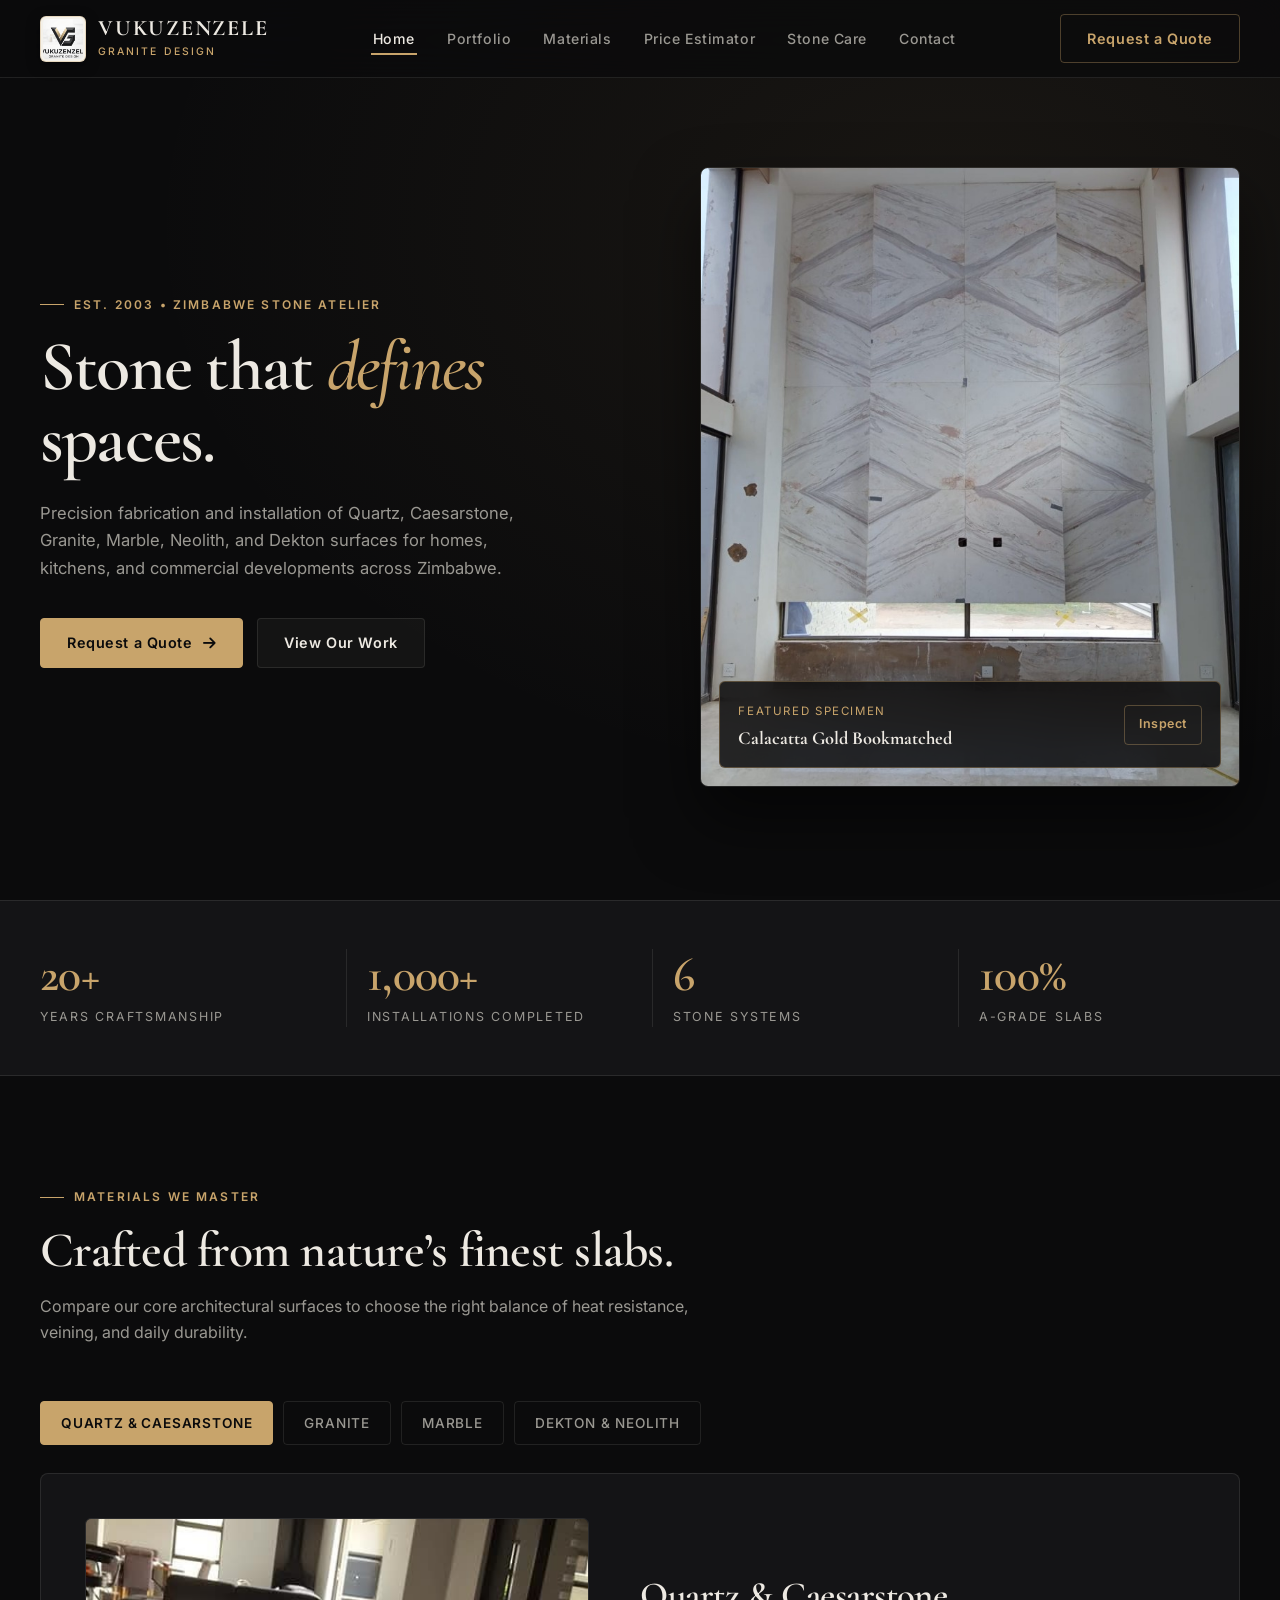
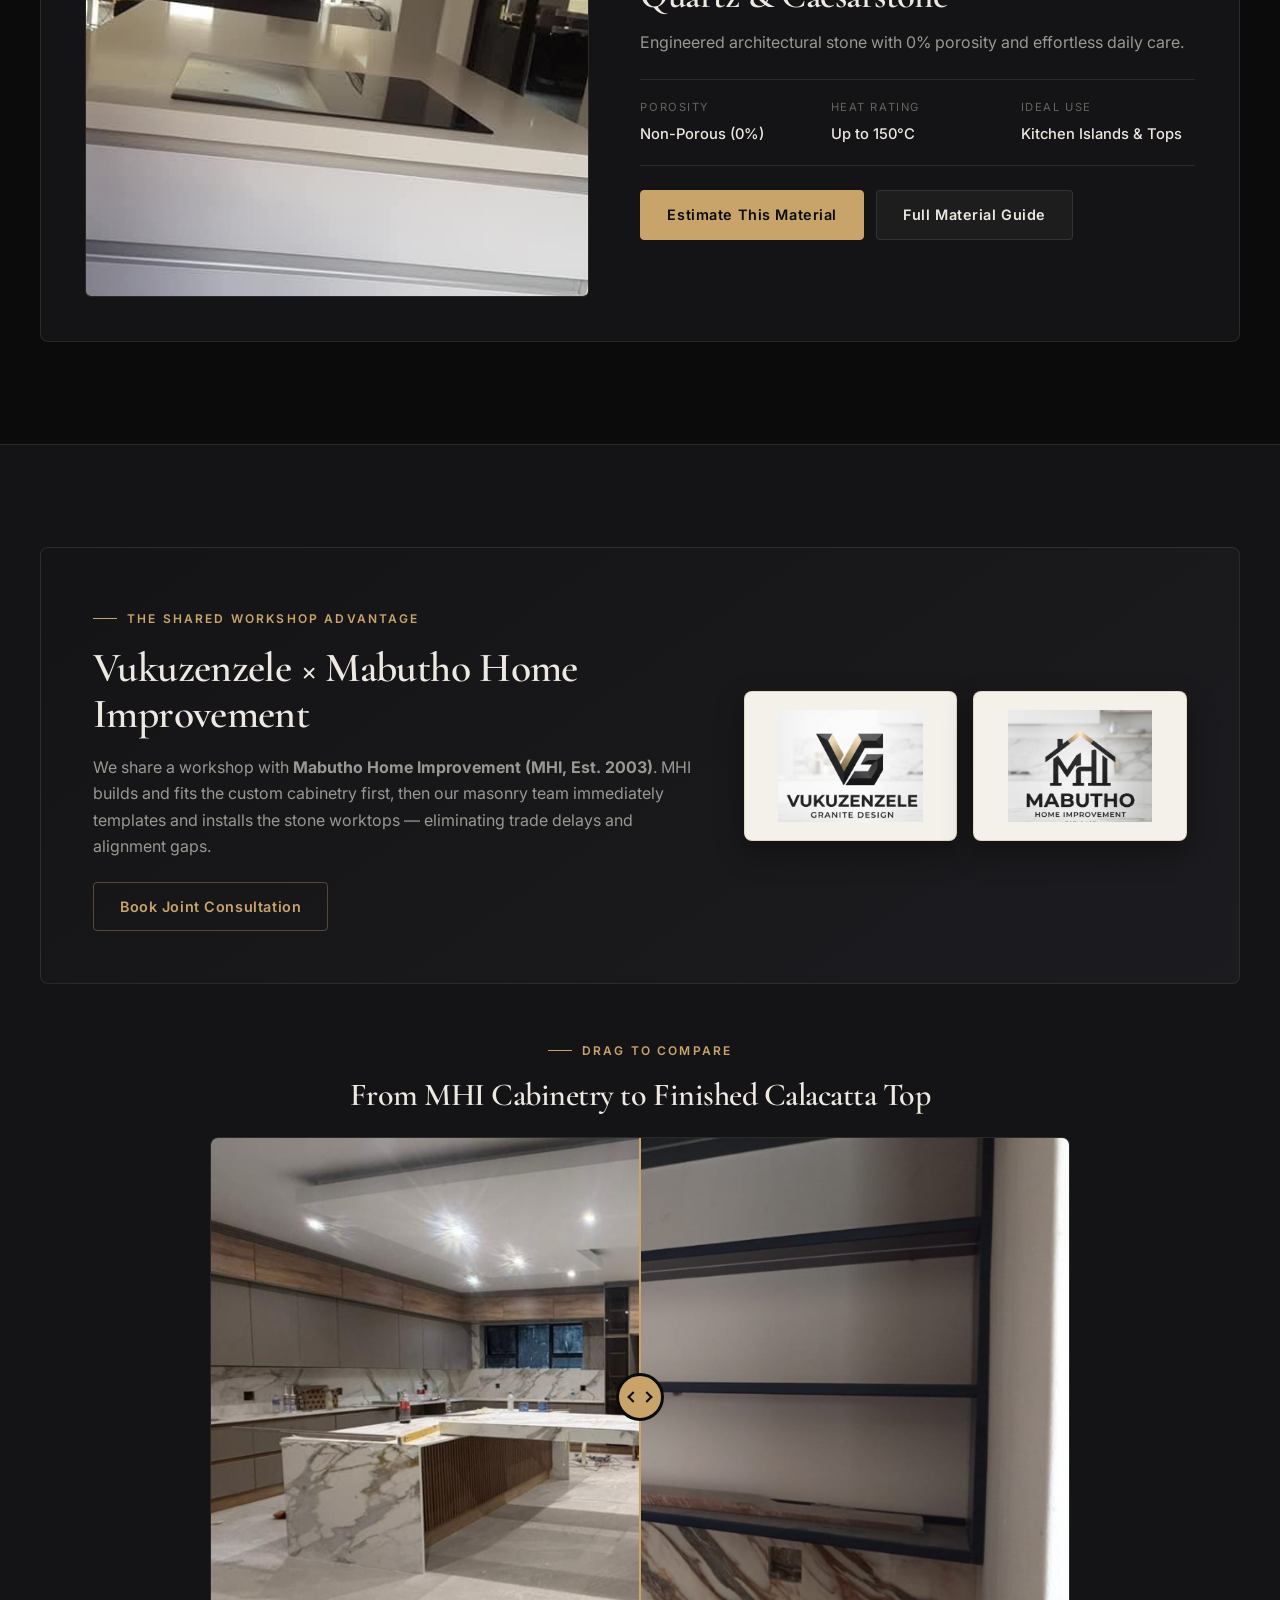
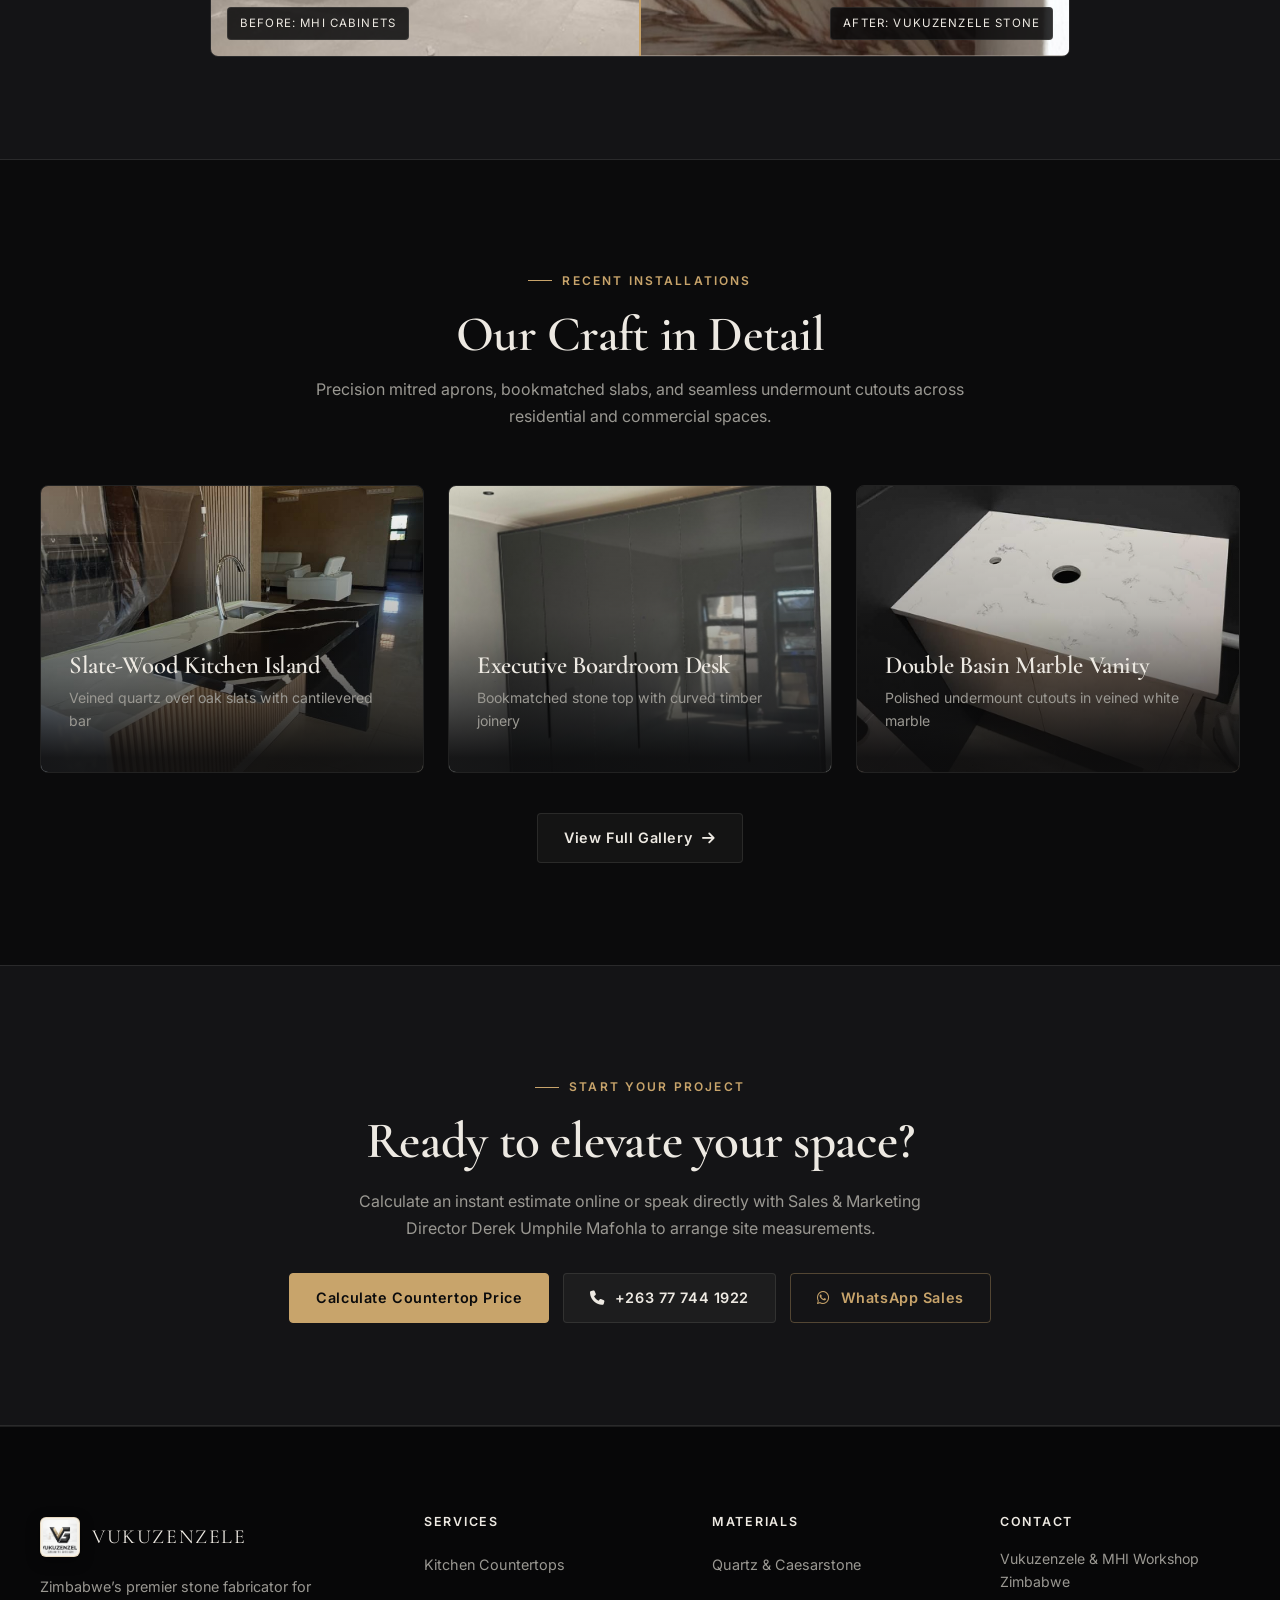
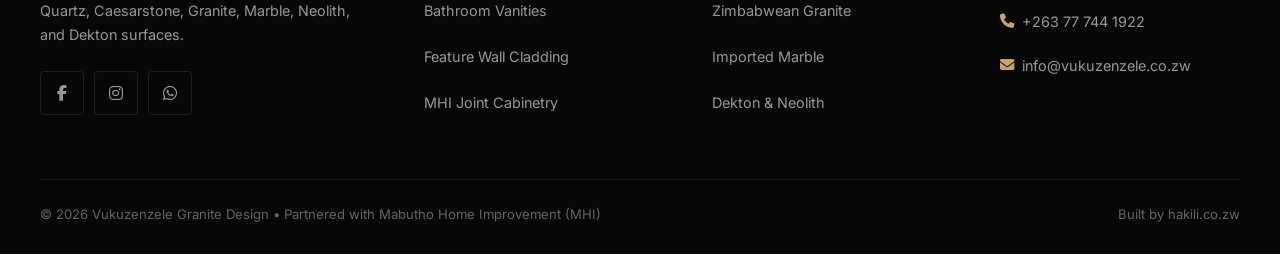
<file: index.html>
<!DOCTYPE html>
<html lang="en">
<head>
  <meta charset="UTF-8">
  <meta name="viewport" content="width=device-width, initial-scale=1.0, viewport-fit=cover">
  <title>Vukuzenzele Granite Design | Architectural Stone Fabrication Zimbabwe</title>
  <meta name="description" content="Vukuzenzele Granite Design fabricates and installs Quartz, Caesarstone, Granite, Marble, Neolith, and Dekton surfaces across Zimbabwe. Over 20 years of craftsmanship.">
  <link rel="icon" type="image/png" href="assets/images/icon_vg.png">
  <link rel="stylesheet" href="assets/css/style.css">
  <link rel="stylesheet" href="https://cdnjs.cloudflare.com/ajax/libs/font-awesome/6.4.0/css/all.min.css">
</head>
<body>

  <header>
    <div class="container nav-container">
      <a href="index.html" class="logo-wrapper" aria-label="Vukuzenzele Granite Design Home">
        <div class="logo-plaque">
          <img src="assets/images/logo_vukuzenzele.png" alt="Vukuzenzele Granite Design Logo" width="46" height="46">
        </div>
        <div class="logo-text">
          <span class="brand-name">VUKUZENZELE</span>
          <span class="brand-tagline">Granite Design</span>
        </div>
      </a>

      <nav class="desktop-nav" aria-label="Main Navigation">
        <ul>
          <li><a href="index.html" class="active">Home</a></li>
          <li><a href="portfolio.html">Portfolio</a></li>
          <li><a href="materials.html">Materials</a></li>
          <li><a href="estimator.html">Price Estimator</a></li>
          <li><a href="blog.html">Stone Care</a></li>
          <li><a href="contact.html">Contact</a></li>
        </ul>
      </nav>

      <a href="estimator.html" class="btn btn-outline-gold d-none-mobile">Request a Quote</a>

      <button class="menu-toggle" id="mobile-menu-btn" aria-label="Open menu" aria-expanded="false" aria-controls="drawer" type="button">
        <span></span><span></span><span></span>
      </button>
    </div>
  </header>

  <dialog class="Drawer" id="drawer" aria-label="Navigation menu">
    <div class="Drawer-scroller">
      <nav class="Drawer-sheet" aria-label="Mobile Navigation">
        <div class="Drawer-header">
          <span class="brand-name" style="font-family:var(--font-display); font-size:1.25rem; letter-spacing:0.08em;">VUKUZENZELE</span>
          <button class="Drawer-close" id="drawer-close" type="button" aria-label="Close menu" autofocus>&times;</button>
        </div>
        <ul class="Drawer-links">
          <li><a href="index.html" class="active">Home</a></li>
          <li><a href="portfolio.html">Portfolio</a></li>
          <li><a href="materials.html">Materials</a></li>
          <li><a href="estimator.html">Price Estimator</a></li>
          <li><a href="blog.html">Stone Care</a></li>
          <li><a href="contact.html">Contact</a></li>
        </ul>
        <div style="margin-top:auto; padding-top:24px;">
          <a href="estimator.html" class="btn btn-primary" style="width:100%;">Request a Quote</a>
        </div>
      </nav>
    </div>
  </dialog>

  <main>
    <!-- Split-Slab Architectural Hero -->
    <section class="hero">
      <div class="container">
        <div class="hero-grid">
          <div>
            <div class="eyebrow">Est. 2003 &bull; Zimbabwe Stone Atelier</div>
            <h1>Stone that <em>defines</em> spaces.</h1>
            <p class="hero-lead">
              Precision fabrication and installation of Quartz, Caesarstone, Granite, Marble, Neolith, and Dekton surfaces for homes, kitchens, and commercial developments across Zimbabwe.
            </p>
            <div class="hero-actions">
              <a href="estimator.html" class="btn btn-primary">Request a Quote <i class="fa-solid fa-arrow-right"></i></a>
              <a href="portfolio.html" class="btn btn-secondary">View Our Work</a>
            </div>
          </div>

          <div class="hero-frame">
            <img src="assets/images/media__1785265094003.jpg" alt="Bookmatched Calacatta marble feature wall installation" fetchpriority="high" width="600" height="750">
            <div class="specimen-badge">
              <div>
                <span>Featured Specimen</span>
                <strong>Calacatta Gold Bookmatched</strong>
              </div>
              <a href="portfolio.html" class="btn btn-outline-gold" style="min-height:40px; padding:8px 14px; font-size:0.78rem;">Inspect</a>
            </div>
          </div>
        </div>
      </div>
    </section>

    <!-- Monumental Metrics -->
    <section class="stats-bar">
      <div class="container">
        <div class="stats-grid">
          <div class="stat-item">
            <h3>20+</h3>
            <p>Years Craftsmanship</p>
          </div>
          <div class="stat-item">
            <h3>1,000+</h3>
            <p>Installations Completed</p>
          </div>
          <div class="stat-item">
            <h3>6</h3>
            <p>Stone Systems</p>
          </div>
          <div class="stat-item">
            <h3>100%</h3>
            <p>A-Grade Slabs</p>
          </div>
        </div>
      </div>
    </section>

    <!-- Interactive Material Specimen Explorer -->
    <section class="section reveal-on-scroll">
      <div class="container">
        <div class="section-header">
          <div class="eyebrow">Materials We Master</div>
          <h2>Crafted from nature&rsquo;s finest slabs.</h2>
          <p>Compare our core architectural surfaces to choose the right balance of heat resistance, veining, and daily durability.</p>
        </div>

        <div class="specimen-tabs" role="tablist" aria-label="Stone material categories">
          <button class="specimen-tab active" role="tab" aria-selected="true" data-specimen="quartz" type="button">Quartz &amp; Caesarstone</button>
          <button class="specimen-tab" role="tab" aria-selected="false" data-specimen="granite" type="button">Granite</button>
          <button class="specimen-tab" role="tab" aria-selected="false" data-specimen="marble" type="button">Marble</button>
          <button class="specimen-tab" role="tab" aria-selected="false" data-specimen="dekton" type="button">Dekton &amp; Neolith</button>
        </div>

        <div class="specimen-panel">
          <div class="specimen-media">
            <img id="specimen-img" src="assets/images/media__1785265112054.jpg" alt="Quartz & Caesarstone" loading="lazy">
          </div>
          <div>
            <h3 id="specimen-title" style="font-size:clamp(1.75rem, 3vw, 2.3rem); margin-bottom:12px;">Quartz &amp; Caesarstone</h3>
            <p id="specimen-desc" style="color:var(--slate-muted);">Engineered architectural stone with 0% porosity and effortless daily care.</p>
            <div class="specimen-specs">
              <div class="spec-cell">
                <span>Porosity</span>
                <strong id="specimen-porosity">Non-Porous (0%)</strong>
              </div>
              <div class="spec-cell">
                <span>Heat Rating</span>
                <strong id="specimen-heat">Up to 150&deg;C</strong>
              </div>
              <div class="spec-cell">
                <span>Ideal Use</span>
                <strong id="specimen-best">Kitchen Islands &amp; Tops</strong>
              </div>
            </div>
            <div style="display:flex; gap:12px; flex-wrap:wrap;">
              <a href="estimator.html" class="btn btn-primary">Estimate This Material</a>
              <a href="materials.html" class="btn btn-secondary">Full Material Guide</a>
            </div>
          </div>
        </div>
      </div>
    </section>

    <!-- Shared Workshop Partnership (Vukuzenzele × MHI) -->
    <section class="section section-alt reveal-on-scroll">
      <div class="container">
        <div class="partnership-card">
          <div>
            <div class="eyebrow">The Shared Workshop Advantage</div>
            <h2 style="font-size:clamp(1.9rem, 3.5vw, 2.6rem); margin-bottom:16px;">Vukuzenzele &times; Mabutho Home Improvement</h2>
            <p style="color:var(--slate-muted); margin-bottom:22px;">
              We share a workshop with <strong>Mabutho Home Improvement (MHI, Est. 2003)</strong>. MHI builds and fits the custom cabinetry first, then our masonry team immediately templates and installs the stone worktops &mdash; eliminating trade delays and alignment gaps.
            </p>
            <a href="contact.html" class="btn btn-outline-gold">Book Joint Consultation</a>
          </div>
          <div class="partner-logos">
            <div class="partner-logo-box">
              <img src="assets/images/logo_vukuzenzele.png" alt="Vukuzenzele Granite Design" loading="lazy">
            </div>
            <div class="partner-logo-box">
              <img src="assets/images/logo_mhi.png" alt="Mabutho Home Improvement (MHI)" loading="lazy">
            </div>
          </div>
        </div>

        <div style="margin-top:48px;">
          <div class="text-center" style="margin-bottom:24px;">
            <span class="eyebrow">Drag To Compare</span>
            <h3 style="font-size:clamp(1.5rem, 3vw, 2rem);">From MHI Cabinetry to Finished Calacatta Top</h3>
          </div>
          <div class="before-after-container">
            <div class="slider-img before-img">
              <img src="assets/images/media__1785265112057.jpg" alt="MHI cabinets fitted before stone" loading="lazy">
              <div class="slider-label before-label">Before: MHI Cabinets</div>
            </div>
            <div class="slider-img after-img">
              <img src="assets/images/media__1785265112058.jpg" alt="Calacatta marble countertop finished" loading="lazy">
              <div class="slider-label after-label">After: Vukuzenzele Stone</div>
            </div>
            <div class="slider-bar"></div>
            <div class="slider-handle" role="slider" aria-label="Drag to compare before and after installation" tabindex="0"></div>
          </div>
        </div>
      </div>
    </section>

    <!-- Featured Installations -->
    <section class="section reveal-on-scroll">
      <div class="container">
        <div class="section-header text-center">
          <div class="eyebrow">Recent Installations</div>
          <h2>Our Craft in Detail</h2>
          <p>Precision mitred aprons, bookmatched slabs, and seamless undermount cutouts across residential and commercial spaces.</p>
        </div>

        <div class="showcase-grid">
          <a href="portfolio.html" class="showcase-card">
            <img src="assets/images/media__1785265093997.jpg" alt="Slate-Wood Quartz Island" class="showcase-img" loading="lazy">
            <div class="showcase-overlay">
              <h3>Slate-Wood Kitchen Island</h3>
              <p>Veined quartz over oak slats with cantilevered bar</p>
            </div>
          </a>
          <a href="portfolio.html" class="showcase-card">
            <img src="assets/images/media__1785265128736.jpg" alt="Bespoke Boardroom Table" class="showcase-img" loading="lazy">
            <div class="showcase-overlay">
              <h3>Executive Boardroom Desk</h3>
              <p>Bookmatched stone top with curved timber joinery</p>
            </div>
          </a>
          <a href="portfolio.html" class="showcase-card">
            <img src="assets/images/media__1785265093995.jpg" alt="Marble Vanity Tops" class="showcase-img" loading="lazy">
            <div class="showcase-overlay">
              <h3>Double Basin Marble Vanity</h3>
              <p>Polished undermount cutouts in veined white marble</p>
            </div>
          </a>
        </div>

        <div class="text-center" style="margin-top:40px;">
          <a href="portfolio.html" class="btn btn-secondary">View Full Gallery <i class="fa-solid fa-arrow-right"></i></a>
        </div>
      </div>
    </section>

    <!-- Final CTA -->
    <section class="section section-alt text-center">
      <div class="container">
        <div class="eyebrow">Start Your Project</div>
        <h2 style="font-size:clamp(2.1rem, 4.5vw, 3.2rem); margin-bottom:18px;">Ready to elevate your space?</h2>
        <p style="color:var(--slate-muted); max-width:600px; margin:0 auto 32px;">
          Calculate an instant estimate online or speak directly with Sales &amp; Marketing Director Derek Umphile Mafohla to arrange site measurements.
        </p>
        <div style="display:flex; justify-content:center; gap:14px; flex-wrap:wrap;">
          <a href="estimator.html" class="btn btn-primary">Calculate Countertop Price</a>
          <a href="tel:+263777441922" class="btn btn-secondary"><i class="fa-solid fa-phone"></i> +263 77 744 1922</a>
          <a href="https://wa.me/263777441922" target="_blank" rel="noopener noreferrer" class="btn btn-outline-gold"><i class="fa-brands fa-whatsapp"></i> WhatsApp Sales</a>
        </div>
      </div>
    </section>
  </main>

  <footer>
    <div class="container">
      <div class="footer-grid">
        <div class="footer-about">
          <a href="index.html" class="logo-wrapper">
            <div class="logo-plaque" style="width:40px; height:40px;">
              <img src="assets/images/logo_vukuzenzele.png" alt="Vukuzenzele Logo" loading="lazy">
            </div>
            <span class="brand-name" style="font-family:var(--font-display); font-size:1.25rem; letter-spacing:0.08em;">VUKUZENZELE</span>
          </a>
          <p>Zimbabwe&rsquo;s premier stone fabricator for Quartz, Caesarstone, Granite, Marble, Neolith, and Dekton surfaces.</p>
          <div class="social-links">
            <a href="#" class="social-link" aria-label="Facebook"><i class="fa-brands fa-facebook-f"></i></a>
            <a href="#" class="social-link" aria-label="Instagram"><i class="fa-brands fa-instagram"></i></a>
            <a href="https://wa.me/263777441922" target="_blank" rel="noopener noreferrer" class="social-link" aria-label="WhatsApp"><i class="fa-brands fa-whatsapp"></i></a>
          </div>
        </div>
        <div class="footer-column">
          <h4>Services</h4>
          <ul>
            <li><a href="portfolio.html">Kitchen Countertops</a></li>
            <li><a href="portfolio.html">Bathroom Vanities</a></li>
            <li><a href="portfolio.html">Feature Wall Cladding</a></li>
            <li><a href="portfolio.html">MHI Joint Cabinetry</a></li>
          </ul>
        </div>
        <div class="footer-column">
          <h4>Materials</h4>
          <ul>
            <li><a href="materials.html">Quartz &amp; Caesarstone</a></li>
            <li><a href="materials.html">Zimbabwean Granite</a></li>
            <li><a href="materials.html">Imported Marble</a></li>
            <li><a href="materials.html">Dekton &amp; Neolith</a></li>
          </ul>
        </div>
        <div class="footer-column">
          <h4>Contact</h4>
          <p style="color:var(--slate-muted); font-size:0.88rem; margin-bottom:10px;">Vukuzenzele &amp; MHI Workshop<br>Zimbabwe</p>
          <p style="font-size:0.88rem; margin-bottom:8px;"><a href="tel:+263777441922"><i class="fa-solid fa-phone text-brass" style="margin-right:8px;"></i>+263 77 744 1922</a></p>
          <p style="font-size:0.88rem;"><a href="mailto:info@vukuzenzele.co.zw"><i class="fa-solid fa-envelope text-brass" style="margin-right:8px;"></i>info@vukuzenzele.co.zw</a></p>
        </div>
      </div>
      <div class="footer-bottom">
        <p>&copy; 2026 Vukuzenzele Granite Design &bull; Partnered with Mabutho Home Improvement (MHI)</p>
        <p>Built by <a href="https://hakili.co.zw" target="_blank" rel="noopener noreferrer">hakili.co.zw</a></p>
      </div>
    </div>
  </footer>

  <script src="assets/js/main.js"></script>
  <script src="assets/js/chat-theme.js" defer></script>
  <script src="https://chat.hakili.online/widget.js" data-bot="vukuzenzele" defer></script>
</body>
</html>
</file>
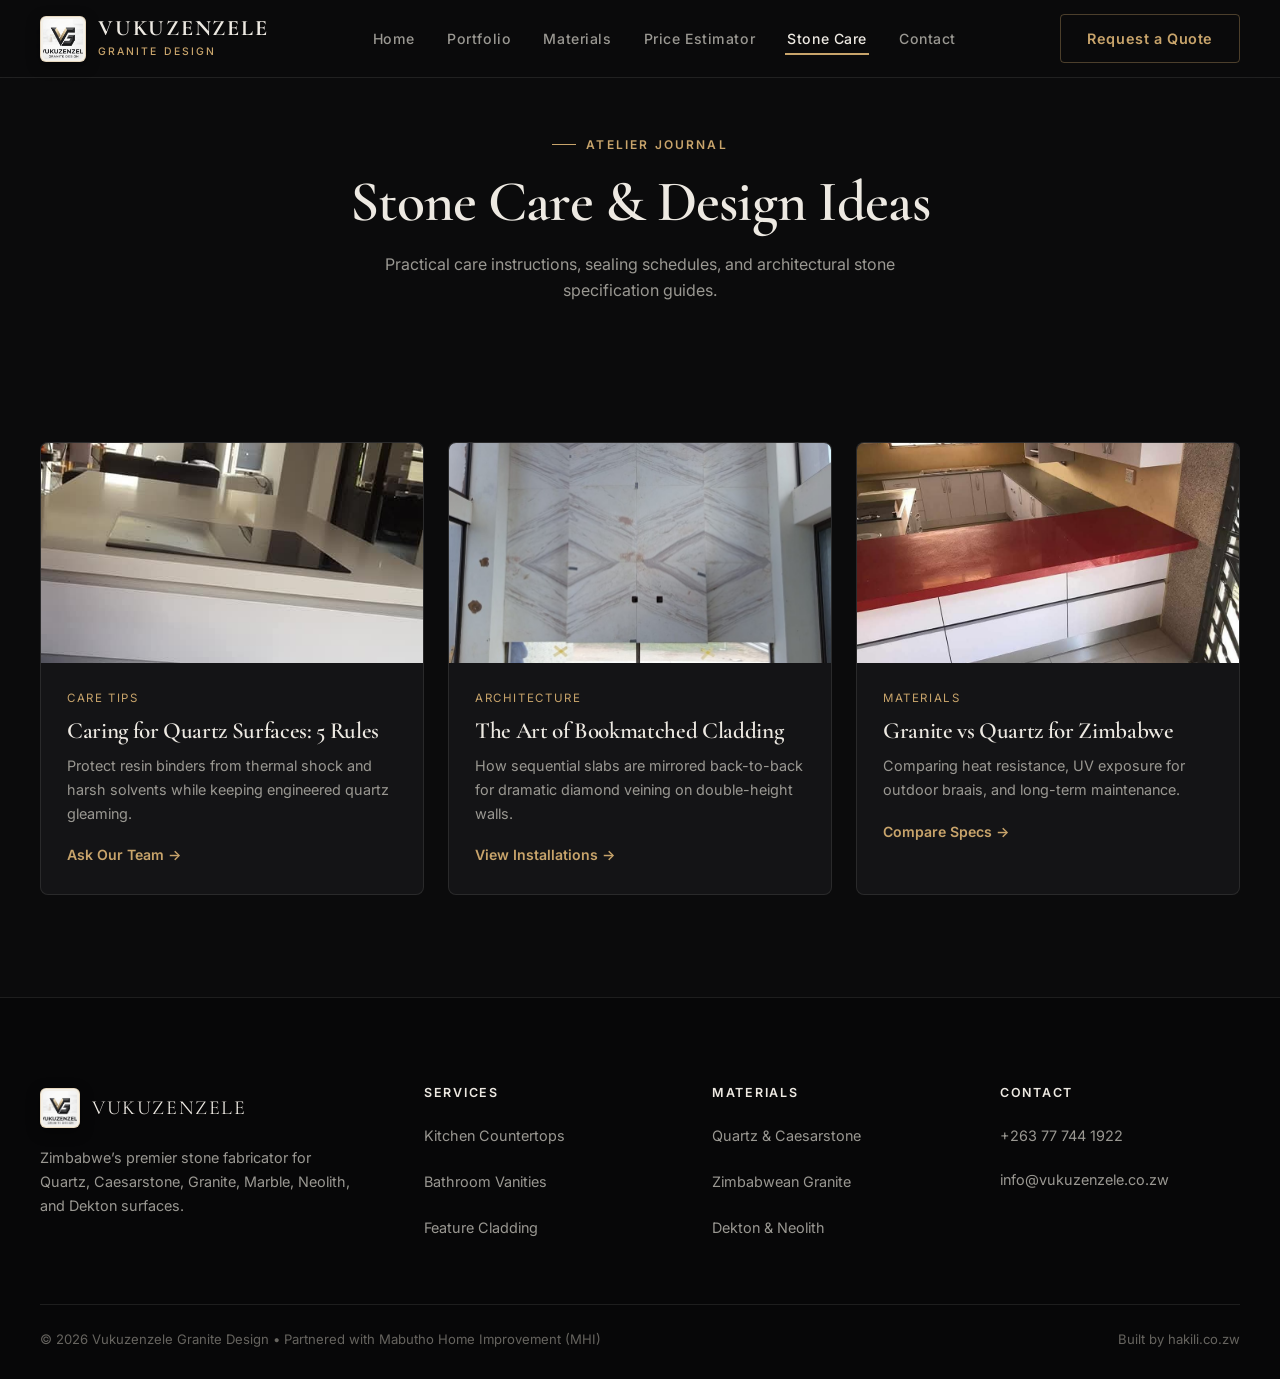
<file: blog.html>
<!DOCTYPE html>
<html lang="en">
<head>
  <meta charset="UTF-8">
  <meta name="viewport" content="width=device-width, initial-scale=1.0, viewport-fit=cover">
  <title>Stone Care &amp; Guides | Vukuzenzele Granite Design</title>
  <meta name="description" content="Stone maintenance guides, bookmatching design advice, and Granite vs Quartz comparisons from Vukuzenzele Granite Design.">
  <link rel="icon" type="image/png" href="assets/images/icon_vg.png">
  <link rel="stylesheet" href="assets/css/style.css">
  <link rel="stylesheet" href="https://cdnjs.cloudflare.com/ajax/libs/font-awesome/6.4.0/css/all.min.css">
</head>
<body>

  <header>
    <div class="container nav-container">
      <a href="index.html" class="logo-wrapper" aria-label="Vukuzenzele Granite Design Home">
        <div class="logo-plaque"><img src="assets/images/logo_vukuzenzele.png" alt="Vukuzenzele Logo" width="46" height="46"></div>
        <div class="logo-text"><span class="brand-name">VUKUZENZELE</span><span class="brand-tagline">Granite Design</span></div>
      </a>
      <nav class="desktop-nav" aria-label="Main Navigation">
        <ul>
          <li><a href="index.html">Home</a></li>
          <li><a href="portfolio.html">Portfolio</a></li>
          <li><a href="materials.html">Materials</a></li>
          <li><a href="estimator.html">Price Estimator</a></li>
          <li><a href="blog.html" class="active">Stone Care</a></li>
          <li><a href="contact.html">Contact</a></li>
        </ul>
      </nav>
      <a href="estimator.html" class="btn btn-outline-gold d-none-mobile">Request a Quote</a>
      <button class="menu-toggle" id="mobile-menu-btn" aria-label="Open menu" aria-expanded="false" aria-controls="drawer" type="button"><span></span><span></span><span></span></button>
    </div>
  </header>

  <dialog class="Drawer" id="drawer" aria-label="Navigation menu">
    <div class="Drawer-scroller">
      <nav class="Drawer-sheet" aria-label="Mobile Navigation">
        <div class="Drawer-header">
          <span class="brand-name" style="font-family:var(--font-display); font-size:1.25rem; letter-spacing:0.08em;">VUKUZENZELE</span>
          <button class="Drawer-close" id="drawer-close" type="button" aria-label="Close menu" autofocus>&times;</button>
        </div>
        <ul class="Drawer-links">
          <li><a href="index.html">Home</a></li>
          <li><a href="portfolio.html">Portfolio</a></li>
          <li><a href="materials.html">Materials</a></li>
          <li><a href="estimator.html">Price Estimator</a></li>
          <li><a href="blog.html" class="active">Stone Care</a></li>
          <li><a href="contact.html">Contact</a></li>
        </ul>
        <div style="margin-top:auto; padding-top:24px;"><a href="estimator.html" class="btn btn-primary" style="width:100%;">Request a Quote</a></div>
      </nav>
    </div>
  </dialog>

  <main>
    <section class="section" style="padding-top:calc(var(--header-height) + env(safe-area-inset-top, 0px) + 48px); padding-bottom:36px;">
      <div class="container text-center">
        <div class="eyebrow">Atelier Journal</div>
        <h1 style="font-size:clamp(2.4rem, 4.5vw, 3.6rem); margin-bottom:16px;">Stone Care &amp; Design Ideas</h1>
        <p style="color:var(--slate-muted); max-width:600px; margin:0 auto;">Practical care instructions, sealing schedules, and architectural stone specification guides.</p>
      </div>
    </section>

    <section class="section">
      <div class="container">
        <div class="blog-grid">
          <article class="blog-card">
            <div class="blog-card-img"><img src="assets/images/media__1785265112054.jpg" alt="Quartz care" loading="lazy"></div>
            <div class="blog-card-content">
              <div class="blog-date">Care Tips</div>
              <h3 style="font-size:1.45rem; margin-bottom:10px;">Caring for Quartz Surfaces: 5 Rules</h3>
              <p style="color:var(--slate-muted); font-size:0.9rem; margin-bottom:16px;">Protect resin binders from thermal shock and harsh solvents while keeping engineered quartz gleaming.</p>
              <a href="contact.html" class="text-brass" style="font-size:0.88rem; font-weight:600;">Ask Our Team &rarr;</a>
            </div>
          </article>
          <article class="blog-card">
            <div class="blog-card-img"><img src="assets/images/media__1785265094003.jpg" alt="Bookmatching wall cladding" loading="lazy"></div>
            <div class="blog-card-content">
              <div class="blog-date">Architecture</div>
              <h3 style="font-size:1.45rem; margin-bottom:10px;">The Art of Bookmatched Cladding</h3>
              <p style="color:var(--slate-muted); font-size:0.9rem; margin-bottom:16px;">How sequential slabs are mirrored back-to-back for dramatic diamond veining on double-height walls.</p>
              <a href="portfolio.html" class="text-brass" style="font-size:0.88rem; font-weight:600;">View Installations &rarr;</a>
            </div>
          </article>
          <article class="blog-card">
            <div class="blog-card-img"><img src="assets/images/media__1785265093998.jpg" alt="Granite vs Quartz" loading="lazy"></div>
            <div class="blog-card-content">
              <div class="blog-date">Materials</div>
              <h3 style="font-size:1.45rem; margin-bottom:10px;">Granite vs Quartz for Zimbabwe</h3>
              <p style="color:var(--slate-muted); font-size:0.9rem; margin-bottom:16px;">Comparing heat resistance, UV exposure for outdoor braais, and long-term maintenance.</p>
              <a href="materials.html" class="text-brass" style="font-size:0.88rem; font-weight:600;">Compare Specs &rarr;</a>
            </div>
          </article>
        </div>
      </div>
    </section>
  </main>

  <footer>
    <div class="container">
      <div class="footer-grid">
        <div class="footer-about">
          <a href="index.html" class="logo-wrapper"><div class="logo-plaque" style="width:40px; height:40px;"><img src="assets/images/logo_vukuzenzele.png" alt="Vukuzenzele Logo" loading="lazy"></div><span class="brand-name" style="font-family:var(--font-display); font-size:1.25rem; letter-spacing:0.08em;">VUKUZENZELE</span></a>
          <p>Zimbabwe&rsquo;s premier stone fabricator for Quartz, Caesarstone, Granite, Marble, Neolith, and Dekton surfaces.</p>
        </div>
        <div class="footer-column"><h4>Services</h4><ul><li><a href="portfolio.html">Kitchen Countertops</a></li><li><a href="portfolio.html">Bathroom Vanities</a></li><li><a href="portfolio.html">Feature Cladding</a></li></ul></div>
        <div class="footer-column"><h4>Materials</h4><ul><li><a href="materials.html">Quartz &amp; Caesarstone</a></li><li><a href="materials.html">Zimbabwean Granite</a></li><li><a href="materials.html">Dekton &amp; Neolith</a></li></ul></div>
        <div class="footer-column"><h4>Contact</h4><p style="font-size:0.88rem; margin-bottom:8px;"><a href="tel:+263777441922">+263 77 744 1922</a></p><p style="font-size:0.88rem;"><a href="mailto:info@vukuzenzele.co.zw">info@vukuzenzele.co.zw</a></p></div>
      </div>
      <div class="footer-bottom">
        <p>&copy; 2026 Vukuzenzele Granite Design &bull; Partnered with Mabutho Home Improvement (MHI)</p>
        <p>Built by <a href="https://hakili.co.zw" target="_blank" rel="noopener noreferrer">hakili.co.zw</a></p>
      </div>
    </div>
  </footer>

  <script src="assets/js/main.js"></script>
  <script src="assets/js/chat-theme.js" defer></script>
  <script src="https://chat.hakili.online/widget.js" data-bot="vukuzenzele" defer></script>
</body>
</html>
</file>
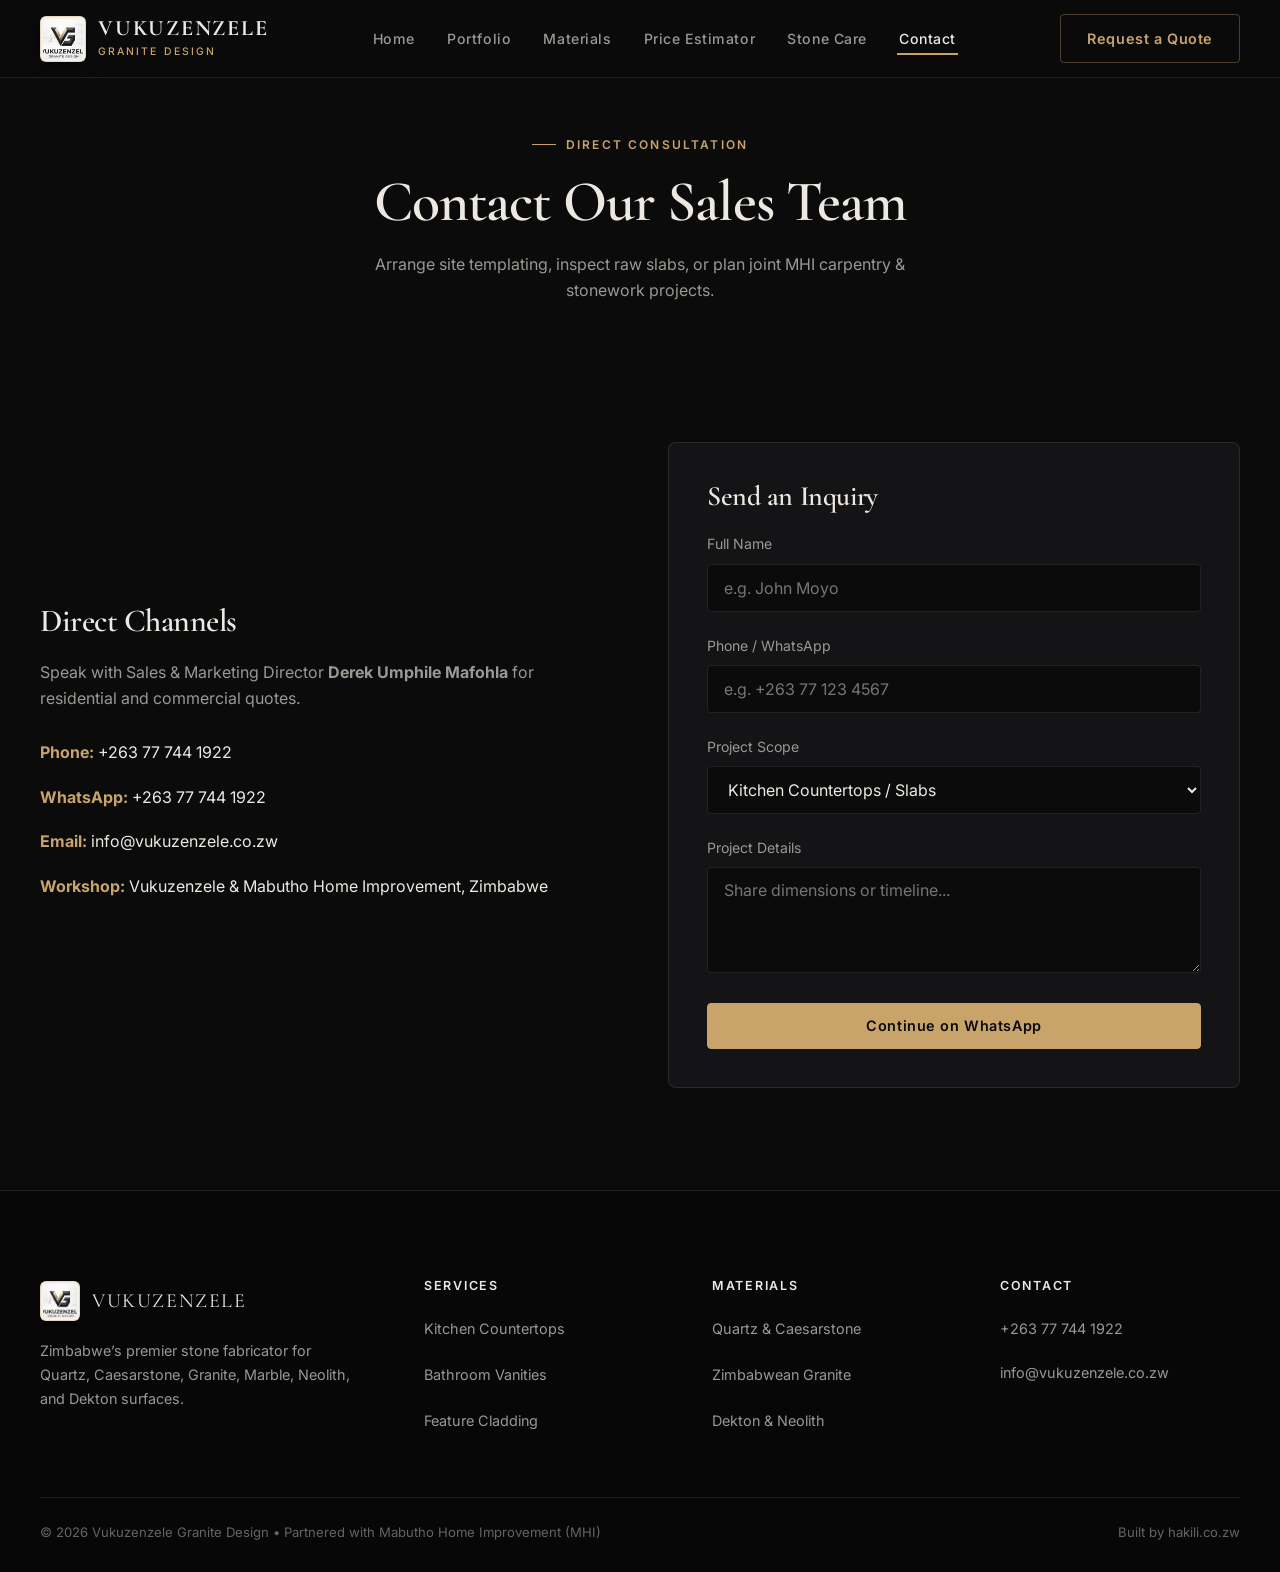
<file: contact.html>
<!DOCTYPE html>
<html lang="en">
<head>
  <meta charset="UTF-8">
  <meta name="viewport" content="width=device-width, initial-scale=1.0, viewport-fit=cover">
  <title>Contact | Vukuzenzele Granite Design</title>
  <meta name="description" content="Contact Vukuzenzele Granite Design and Mabutho Home Improvement (MHI). Call +263 77 744 1922 or chat via WhatsApp for site measurements.">
  <link rel="icon" type="image/png" href="assets/images/icon_vg.png">
  <link rel="stylesheet" href="assets/css/style.css">
  <link rel="stylesheet" href="https://cdnjs.cloudflare.com/ajax/libs/font-awesome/6.4.0/css/all.min.css">
</head>
<body>

  <header>
    <div class="container nav-container">
      <a href="index.html" class="logo-wrapper" aria-label="Vukuzenzele Granite Design Home">
        <div class="logo-plaque"><img src="assets/images/logo_vukuzenzele.png" alt="Vukuzenzele Logo" width="46" height="46"></div>
        <div class="logo-text"><span class="brand-name">VUKUZENZELE</span><span class="brand-tagline">Granite Design</span></div>
      </a>
      <nav class="desktop-nav" aria-label="Main Navigation">
        <ul>
          <li><a href="index.html">Home</a></li>
          <li><a href="portfolio.html">Portfolio</a></li>
          <li><a href="materials.html">Materials</a></li>
          <li><a href="estimator.html">Price Estimator</a></li>
          <li><a href="blog.html">Stone Care</a></li>
          <li><a href="contact.html" class="active">Contact</a></li>
        </ul>
      </nav>
      <a href="estimator.html" class="btn btn-outline-gold d-none-mobile">Request a Quote</a>
      <button class="menu-toggle" id="mobile-menu-btn" aria-label="Open menu" aria-expanded="false" aria-controls="drawer" type="button"><span></span><span></span><span></span></button>
    </div>
  </header>

  <dialog class="Drawer" id="drawer" aria-label="Navigation menu">
    <div class="Drawer-scroller">
      <nav class="Drawer-sheet" aria-label="Mobile Navigation">
        <div class="Drawer-header">
          <span class="brand-name" style="font-family:var(--font-display); font-size:1.25rem; letter-spacing:0.08em;">VUKUZENZELE</span>
          <button class="Drawer-close" id="drawer-close" type="button" aria-label="Close menu" autofocus>&times;</button>
        </div>
        <ul class="Drawer-links">
          <li><a href="index.html">Home</a></li>
          <li><a href="portfolio.html">Portfolio</a></li>
          <li><a href="materials.html">Materials</a></li>
          <li><a href="estimator.html">Price Estimator</a></li>
          <li><a href="blog.html">Stone Care</a></li>
          <li><a href="contact.html" class="active">Contact</a></li>
        </ul>
        <div style="margin-top:auto; padding-top:24px;"><a href="estimator.html" class="btn btn-primary" style="width:100%;">Request a Quote</a></div>
      </nav>
    </div>
  </dialog>

  <main>
    <section class="section" style="padding-top:calc(var(--header-height) + env(safe-area-inset-top, 0px) + 48px); padding-bottom:36px;">
      <div class="container text-center">
        <div class="eyebrow">Direct Consultation</div>
        <h1 style="font-size:clamp(2.4rem, 4.5vw, 3.6rem); margin-bottom:16px;">Contact Our Sales Team</h1>
        <p style="color:var(--slate-muted); max-width:600px; margin:0 auto;">Arrange site templating, inspect raw slabs, or plan joint MHI carpentry &amp; stonework projects.</p>
      </div>
    </section>

    <section class="section">
      <div class="container">
        <div class="contact-layout">
          <div>
            <h2 style="font-size:2rem; margin-bottom:20px;">Direct Channels</h2>
            <p style="color:var(--slate-muted); margin-bottom:28px;">Speak with Sales &amp; Marketing Director <strong>Derek Umphile Mafohla</strong> for residential and commercial quotes.</p>
            <div style="display:grid; gap:18px; margin-bottom:28px;">
              <div><strong class="text-brass">Phone:</strong> <a href="tel:+263777441922">+263 77 744 1922</a></div>
              <div><strong class="text-brass">WhatsApp:</strong> <a href="https://wa.me/263777441922" target="_blank" rel="noopener noreferrer">+263 77 744 1922</a></div>
              <div><strong class="text-brass">Email:</strong> <a href="mailto:info@vukuzenzele.co.zw">info@vukuzenzele.co.zw</a></div>
              <div><strong class="text-brass">Workshop:</strong> Vukuzenzele &amp; Mabutho Home Improvement, Zimbabwe</div>
            </div>
          </div>

          <div class="contact-form-panel">
            <h3 style="font-size:1.75rem; margin-bottom:20px;">Send an Inquiry</h3>
            <form id="enquiry-form" onsubmit="event.preventDefault(); const n=document.getElementById('contact-name').value; const m=document.getElementById('contact-message').value; window.open('https://wa.me/263777441922?text='+encodeURIComponent('Inquiry from '+n+': '+m), '_blank', 'noopener,noreferrer'); this.reset();">
              <div class="form-group"><label for="contact-name">Full Name</label><input type="text" id="contact-name" class="form-control" placeholder="e.g. John Moyo" required></div>
              <div class="form-group"><label for="contact-phone">Phone / WhatsApp</label><input type="tel" id="contact-phone" class="form-control" placeholder="e.g. +263 77 123 4567" required inputmode="tel"></div>
              <div class="form-group"><label for="contact-type">Project Scope</label>
                <select id="contact-type" class="form-control">
                  <option value="countertop">Kitchen Countertops / Slabs</option>
                  <option value="vanity">Bathroom Vanity Tops</option>
                  <option value="cladding">Bookmatched Wall Cladding</option>
                  <option value="joint">MHI Cupboards &amp; Stone Joint Fitting</option>
                </select>
              </div>
              <div class="form-group"><label for="contact-message">Project Details</label><textarea id="contact-message" class="form-control" rows="4" placeholder="Share dimensions or timeline..." required></textarea></div>
              <button type="submit" class="btn btn-primary" style="width:100%;">Continue on WhatsApp</button>
            </form>
          </div>
        </div>
      </div>
    </section>
  </main>

  <footer>
    <div class="container">
      <div class="footer-grid">
        <div class="footer-about">
          <a href="index.html" class="logo-wrapper"><div class="logo-plaque" style="width:40px; height:40px;"><img src="assets/images/logo_vukuzenzele.png" alt="Vukuzenzele Logo" loading="lazy"></div><span class="brand-name" style="font-family:var(--font-display); font-size:1.25rem; letter-spacing:0.08em;">VUKUZENZELE</span></a>
          <p>Zimbabwe&rsquo;s premier stone fabricator for Quartz, Caesarstone, Granite, Marble, Neolith, and Dekton surfaces.</p>
        </div>
        <div class="footer-column"><h4>Services</h4><ul><li><a href="portfolio.html">Kitchen Countertops</a></li><li><a href="portfolio.html">Bathroom Vanities</a></li><li><a href="portfolio.html">Feature Cladding</a></li></ul></div>
        <div class="footer-column"><h4>Materials</h4><ul><li><a href="materials.html">Quartz &amp; Caesarstone</a></li><li><a href="materials.html">Zimbabwean Granite</a></li><li><a href="materials.html">Dekton &amp; Neolith</a></li></ul></div>
        <div class="footer-column"><h4>Contact</h4><p style="font-size:0.88rem; margin-bottom:8px;"><a href="tel:+263777441922">+263 77 744 1922</a></p><p style="font-size:0.88rem;"><a href="mailto:info@vukuzenzele.co.zw">info@vukuzenzele.co.zw</a></p></div>
      </div>
      <div class="footer-bottom">
        <p>&copy; 2026 Vukuzenzele Granite Design &bull; Partnered with Mabutho Home Improvement (MHI)</p>
        <p>Built by <a href="https://hakili.co.zw" target="_blank" rel="noopener noreferrer">hakili.co.zw</a></p>
      </div>
    </div>
  </footer>

  <script src="assets/js/main.js"></script>
  <script src="assets/js/chat-theme.js" defer></script>
  <script src="https://chat.hakili.online/widget.js" data-bot="vukuzenzele" defer></script>
</body>
</html>
</file>
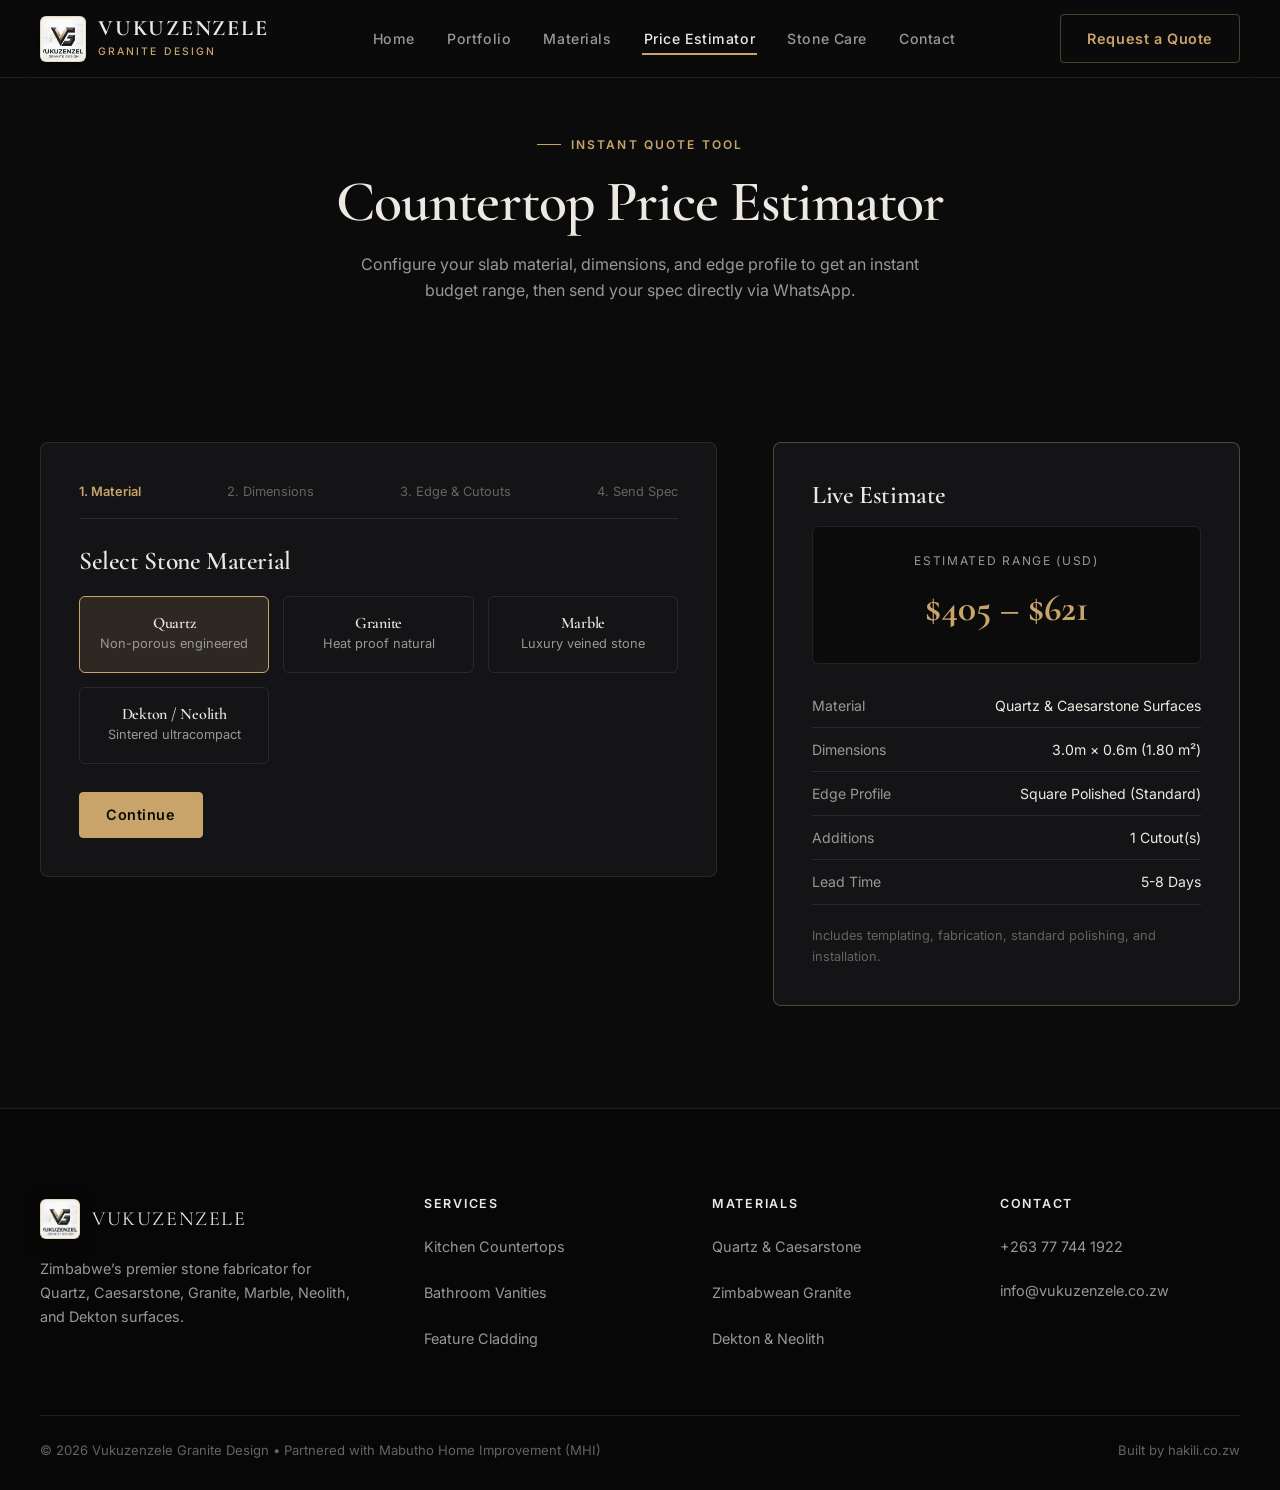
<file: estimator.html>
<!DOCTYPE html>
<html lang="en">
<head>
  <meta charset="UTF-8">
  <meta name="viewport" content="width=device-width, initial-scale=1.0, viewport-fit=cover">
  <title>Price Estimator | Vukuzenzele Granite Design</title>
  <meta name="description" content="Calculate instant countertop estimates for Granite, Quartz, Marble, or Dekton and send specifications directly on WhatsApp.">
  <link rel="icon" type="image/png" href="assets/images/icon_vg.png">
  <link rel="stylesheet" href="assets/css/style.css">
  <link rel="stylesheet" href="https://cdnjs.cloudflare.com/ajax/libs/font-awesome/6.4.0/css/all.min.css">
</head>
<body>

  <header>
    <div class="container nav-container">
      <a href="index.html" class="logo-wrapper" aria-label="Vukuzenzele Granite Design Home">
        <div class="logo-plaque"><img src="assets/images/logo_vukuzenzele.png" alt="Vukuzenzele Logo" width="46" height="46"></div>
        <div class="logo-text"><span class="brand-name">VUKUZENZELE</span><span class="brand-tagline">Granite Design</span></div>
      </a>
      <nav class="desktop-nav" aria-label="Main Navigation">
        <ul>
          <li><a href="index.html">Home</a></li>
          <li><a href="portfolio.html">Portfolio</a></li>
          <li><a href="materials.html">Materials</a></li>
          <li><a href="estimator.html" class="active">Price Estimator</a></li>
          <li><a href="blog.html">Stone Care</a></li>
          <li><a href="contact.html">Contact</a></li>
        </ul>
      </nav>
      <a href="estimator.html" class="btn btn-outline-gold d-none-mobile">Request a Quote</a>
      <button class="menu-toggle" id="mobile-menu-btn" aria-label="Open menu" aria-expanded="false" aria-controls="drawer" type="button"><span></span><span></span><span></span></button>
    </div>
  </header>

  <dialog class="Drawer" id="drawer" aria-label="Navigation menu">
    <div class="Drawer-scroller">
      <nav class="Drawer-sheet" aria-label="Mobile Navigation">
        <div class="Drawer-header">
          <span class="brand-name" style="font-family:var(--font-display); font-size:1.25rem; letter-spacing:0.08em;">VUKUZENZELE</span>
          <button class="Drawer-close" id="drawer-close" type="button" aria-label="Close menu" autofocus>&times;</button>
        </div>
        <ul class="Drawer-links">
          <li><a href="index.html">Home</a></li>
          <li><a href="portfolio.html">Portfolio</a></li>
          <li><a href="materials.html">Materials</a></li>
          <li><a href="estimator.html" class="active">Price Estimator</a></li>
          <li><a href="blog.html">Stone Care</a></li>
          <li><a href="contact.html">Contact</a></li>
        </ul>
        <div style="margin-top:auto; padding-top:24px;"><a href="contact.html" class="btn btn-primary" style="width:100%;">Speak With Sales</a></div>
      </nav>
    </div>
  </dialog>

  <main>
    <section class="section" style="padding-top:calc(var(--header-height) + env(safe-area-inset-top, 0px) + 48px); padding-bottom:36px;">
      <div class="container text-center">
        <div class="eyebrow">Instant Quote Tool</div>
        <h1 style="font-size:clamp(2.4rem, 4.5vw, 3.6rem); margin-bottom:16px;">Countertop Price Estimator</h1>
        <p style="color:var(--slate-muted); max-width:600px; margin:0 auto;">Configure your slab material, dimensions, and edge profile to get an instant budget range, then send your spec directly via WhatsApp.</p>
      </div>
    </section>

    <section class="section">
      <div class="container">
        <div class="estimator-layout">
          <div class="calculator-wizard" id="estimator-wizard">
            <div class="step-indicator">
              <span class="indicator-item active">1. Material</span>
              <span class="indicator-item">2. Dimensions</span>
              <span class="indicator-item">3. Edge &amp; Cutouts</span>
              <span class="indicator-item">4. Send Spec</span>
            </div>

            <div class="calc-step active">
              <h3 style="font-size:1.6rem; margin-bottom:20px;">Select Stone Material</h3>
              <div class="form-grid-options">
                <div class="option-card selected" data-type="material" data-value="quartz" role="button" tabindex="0"><h4>Quartz</h4><p style="font-size:0.8rem; color:var(--slate-muted);">Non-porous engineered</p></div>
                <div class="option-card" data-type="material" data-value="granite" role="button" tabindex="0"><h4>Granite</h4><p style="font-size:0.8rem; color:var(--slate-muted);">Heat proof natural</p></div>
                <div class="option-card" data-type="material" data-value="marble" role="button" tabindex="0"><h4>Marble</h4><p style="font-size:0.8rem; color:var(--slate-muted);">Luxury veined stone</p></div>
                <div class="option-card" data-type="material" data-value="dekton" role="button" tabindex="0"><h4>Dekton / Neolith</h4><p style="font-size:0.8rem; color:var(--slate-muted);">Sintered ultracompact</p></div>
              </div>
            </div>

            <div class="calc-step">
              <h3 style="font-size:1.6rem; margin-bottom:20px;">Countertop Dimensions</h3>
              <div class="input-row">
                <div class="form-group"><label for="calc-length">Total Length (m)</label><input type="number" id="calc-length" class="form-control" value="3.0" step="0.1" min="0.5" max="30" inputmode="decimal"></div>
                <div class="form-group"><label for="calc-width">Depth / Width (m)</label><input type="number" id="calc-width" class="form-control" value="0.6" step="0.1" min="0.2" max="2.0" inputmode="decimal"></div>
              </div>
            </div>

            <div class="calc-step">
              <h3 style="font-size:1.6rem; margin-bottom:20px;">Edge Profile &amp; Cutouts</h3>
              <div class="form-grid-options" style="margin-bottom:24px;">
                <div class="option-card selected" data-type="edge" data-value="square" role="button" tabindex="0"><h4>Square Edge</h4><p style="font-size:0.8rem; color:var(--slate-muted);">Standard flat polish</p></div>
                <div class="option-card" data-type="edge" data-value="bullnose" role="button" tabindex="0"><h4>Full Bullnose</h4><p style="font-size:0.8rem; color:var(--slate-muted);">Rounded profile</p></div>
                <div class="option-card" data-type="edge" data-value="mitered" role="button" tabindex="0"><h4>Mitered Drop</h4><p style="font-size:0.8rem; color:var(--slate-muted);">Double-slab apron</p></div>
              </div>
              <div class="input-row">
                <div class="form-group"><label for="calc-cutouts">Sink / Hob Cutouts</label><input type="number" id="calc-cutouts" class="form-control" value="1" min="0" max="6" inputmode="numeric"></div>
                <div class="form-group" style="display:flex; align-items:center; padding-top:22px;">
                  <label style="display:flex; align-items:center; gap:10px; cursor:pointer; margin:0;"><input type="checkbox" id="calc-appliances" style="width:20px; height:20px; accent-color:var(--brass);"><span>Include MHI Carpentry / Appliances</span></label>
                </div>
              </div>
            </div>

            <div class="calc-step">
              <h3 style="font-size:1.6rem; margin-bottom:14px;">Configuration Ready</h3>
              <p style="color:var(--slate-muted); margin-bottom:20px;">Send your live estimate directly to Derek Umphile Mafohla on WhatsApp to confirm slab stock and book site templating.</p>
            </div>

            <div class="step-actions">
              <button type="button" class="btn btn-secondary" id="prev-btn">Back</button>
              <button type="button" class="btn btn-primary" id="next-btn">Continue</button>
            </div>
          </div>

          <aside class="estimator-result-panel">
            <h3 style="font-size:1.6rem; margin-bottom:16px;">Live Estimate</h3>
            <div class="price-estimate-box">
              <div style="font-size:0.75rem; text-transform:uppercase; letter-spacing:0.14em; color:var(--slate-muted); margin-bottom:6px;">Estimated Range (USD)</div>
              <div class="price-range"><span id="res-min-price">$0</span> &ndash; <span id="res-max-price">$0</span></div>
            </div>
            <ul class="summary-list">
              <li><span style="color:var(--slate-muted);">Material</span><span id="res-material">-</span></li>
              <li><span style="color:var(--slate-muted);">Dimensions</span><span id="res-dimensions">-</span></li>
              <li><span style="color:var(--slate-muted);">Edge Profile</span><span id="res-edge">-</span></li>
              <li><span style="color:var(--slate-muted);">Additions</span><span id="res-cutouts">-</span></li>
              <li><span style="color:var(--slate-muted);">Lead Time</span><span id="res-time">-</span></li>
            </ul>
            <p style="font-size:0.8rem; color:var(--slate-dim);">Includes templating, fabrication, standard polishing, and installation.</p>
          </aside>
        </div>
      </div>
    </section>
  </main>

  <footer>
    <div class="container">
      <div class="footer-grid">
        <div class="footer-about">
          <a href="index.html" class="logo-wrapper"><div class="logo-plaque" style="width:40px; height:40px;"><img src="assets/images/logo_vukuzenzele.png" alt="Vukuzenzele Logo" loading="lazy"></div><span class="brand-name" style="font-family:var(--font-display); font-size:1.25rem; letter-spacing:0.08em;">VUKUZENZELE</span></a>
          <p>Zimbabwe&rsquo;s premier stone fabricator for Quartz, Caesarstone, Granite, Marble, Neolith, and Dekton surfaces.</p>
        </div>
        <div class="footer-column"><h4>Services</h4><ul><li><a href="portfolio.html">Kitchen Countertops</a></li><li><a href="portfolio.html">Bathroom Vanities</a></li><li><a href="portfolio.html">Feature Cladding</a></li></ul></div>
        <div class="footer-column"><h4>Materials</h4><ul><li><a href="materials.html">Quartz &amp; Caesarstone</a></li><li><a href="materials.html">Zimbabwean Granite</a></li><li><a href="materials.html">Dekton &amp; Neolith</a></li></ul></div>
        <div class="footer-column"><h4>Contact</h4><p style="font-size:0.88rem; margin-bottom:8px;"><a href="tel:+263777441922">+263 77 744 1922</a></p><p style="font-size:0.88rem;"><a href="mailto:info@vukuzenzele.co.zw">info@vukuzenzele.co.zw</a></p></div>
      </div>
      <div class="footer-bottom">
        <p>&copy; 2026 Vukuzenzele Granite Design &bull; Partnered with Mabutho Home Improvement (MHI)</p>
        <p>Built by <a href="https://hakili.co.zw" target="_blank" rel="noopener noreferrer">hakili.co.zw</a></p>
      </div>
    </div>
  </footer>

  <script src="assets/js/main.js"></script>
  <script src="assets/js/chat-theme.js" defer></script>
  <script src="https://chat.hakili.online/widget.js" data-bot="vukuzenzele" defer></script>
</body>
</html>
</file>
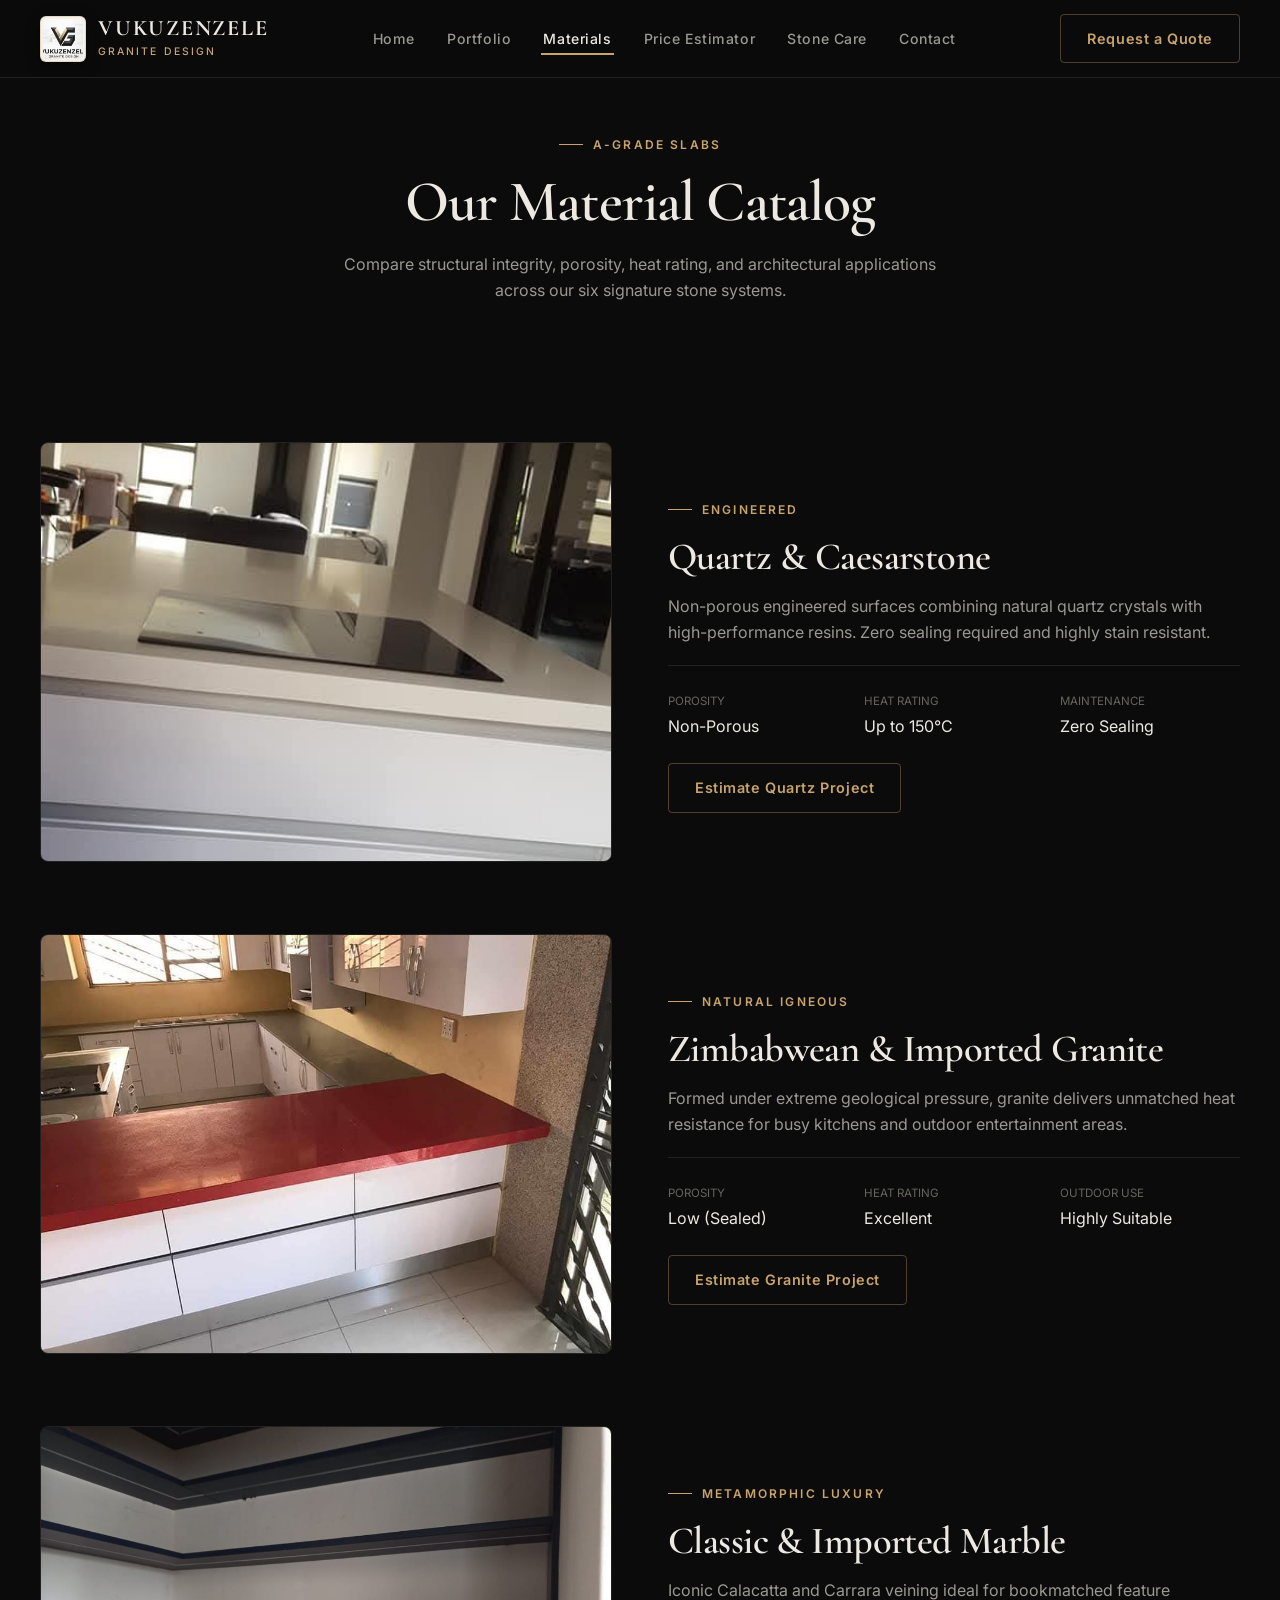
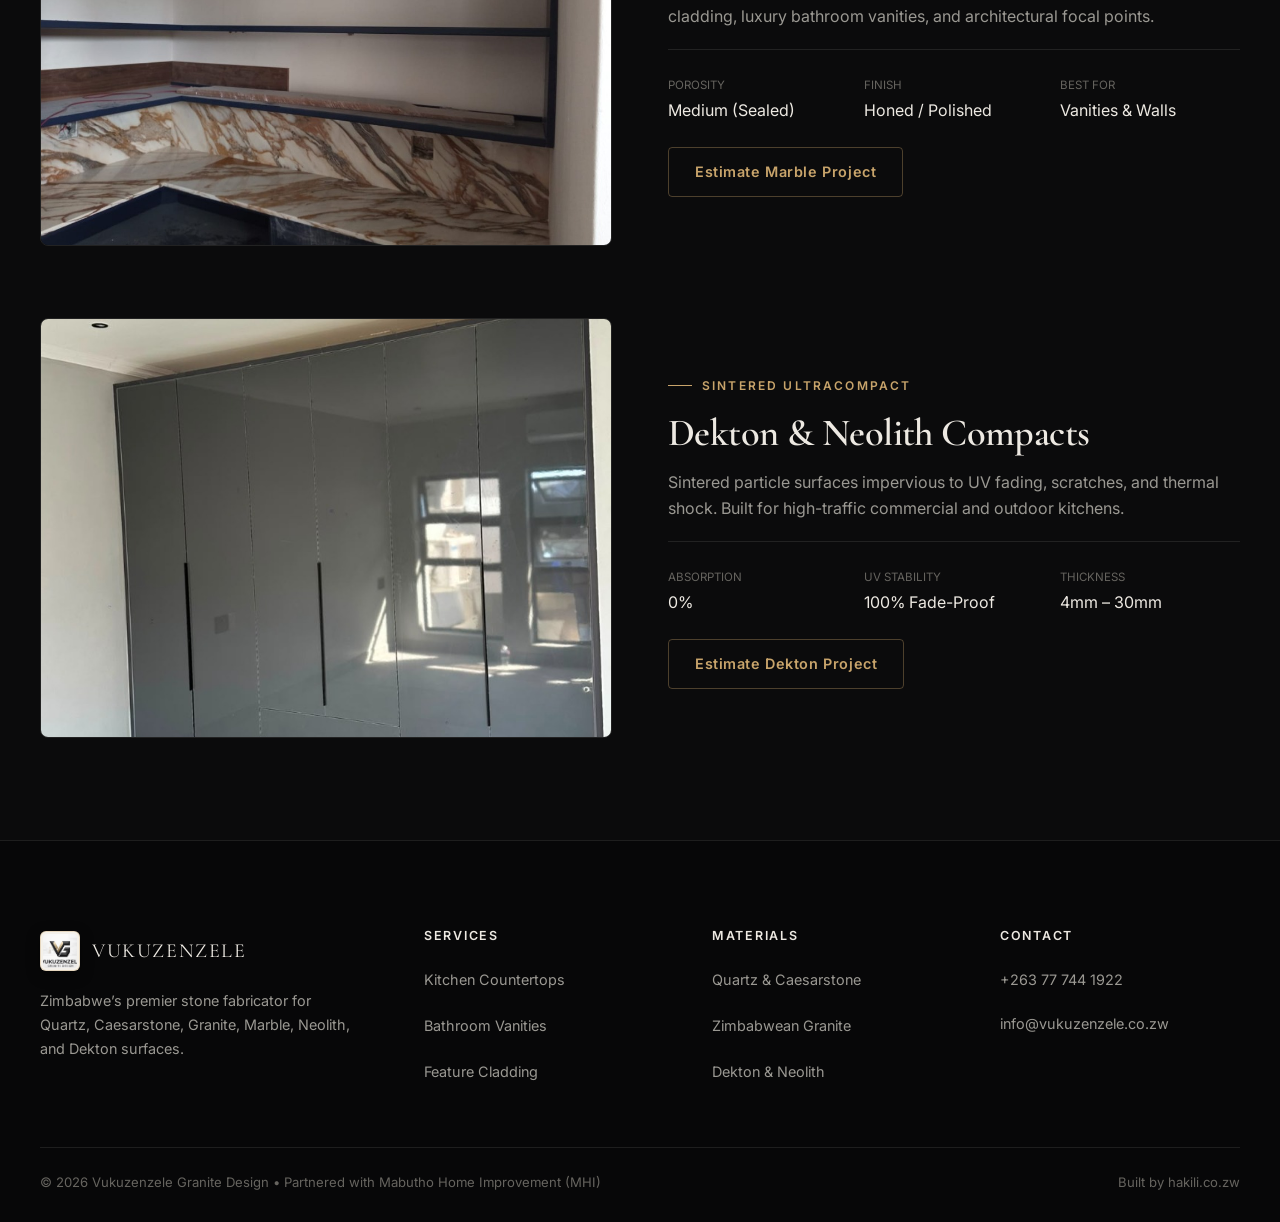
<file: materials.html>
<!DOCTYPE html>
<html lang="en">
<head>
  <meta charset="UTF-8">
  <meta name="viewport" content="width=device-width, initial-scale=1.0, viewport-fit=cover">
  <title>Materials | Vukuzenzele Granite Design</title>
  <meta name="description" content="Explore Quartz, Caesarstone, Granite, Marble, Neolith, and Dekton slabs fabricated in Zimbabwe by Vukuzenzele Granite Design.">
  <link rel="icon" type="image/png" href="assets/images/icon_vg.png">
  <link rel="stylesheet" href="assets/css/style.css">
  <link rel="stylesheet" href="https://cdnjs.cloudflare.com/ajax/libs/font-awesome/6.4.0/css/all.min.css">
</head>
<body>

  <header>
    <div class="container nav-container">
      <a href="index.html" class="logo-wrapper" aria-label="Vukuzenzele Granite Design Home">
        <div class="logo-plaque"><img src="assets/images/logo_vukuzenzele.png" alt="Vukuzenzele Logo" width="46" height="46"></div>
        <div class="logo-text"><span class="brand-name">VUKUZENZELE</span><span class="brand-tagline">Granite Design</span></div>
      </a>
      <nav class="desktop-nav" aria-label="Main Navigation">
        <ul>
          <li><a href="index.html">Home</a></li>
          <li><a href="portfolio.html">Portfolio</a></li>
          <li><a href="materials.html" class="active">Materials</a></li>
          <li><a href="estimator.html">Price Estimator</a></li>
          <li><a href="blog.html">Stone Care</a></li>
          <li><a href="contact.html">Contact</a></li>
        </ul>
      </nav>
      <a href="estimator.html" class="btn btn-outline-gold d-none-mobile">Request a Quote</a>
      <button class="menu-toggle" id="mobile-menu-btn" aria-label="Open menu" aria-expanded="false" aria-controls="drawer" type="button"><span></span><span></span><span></span></button>
    </div>
  </header>

  <dialog class="Drawer" id="drawer" aria-label="Navigation menu">
    <div class="Drawer-scroller">
      <nav class="Drawer-sheet" aria-label="Mobile Navigation">
        <div class="Drawer-header">
          <span class="brand-name" style="font-family:var(--font-display); font-size:1.25rem; letter-spacing:0.08em;">VUKUZENZELE</span>
          <button class="Drawer-close" id="drawer-close" type="button" aria-label="Close menu" autofocus>&times;</button>
        </div>
        <ul class="Drawer-links">
          <li><a href="index.html">Home</a></li>
          <li><a href="portfolio.html">Portfolio</a></li>
          <li><a href="materials.html" class="active">Materials</a></li>
          <li><a href="estimator.html">Price Estimator</a></li>
          <li><a href="blog.html">Stone Care</a></li>
          <li><a href="contact.html">Contact</a></li>
        </ul>
        <div style="margin-top:auto; padding-top:24px;"><a href="estimator.html" class="btn btn-primary" style="width:100%;">Request a Quote</a></div>
      </nav>
    </div>
  </dialog>

  <main>
    <section class="section" style="padding-top:calc(var(--header-height) + env(safe-area-inset-top, 0px) + 48px); padding-bottom:36px;">
      <div class="container text-center">
        <div class="eyebrow">A-Grade Slabs</div>
        <h1 style="font-size:clamp(2.4rem, 4.5vw, 3.6rem); margin-bottom:16px;">Our Material Catalog</h1>
        <p style="color:var(--slate-muted); max-width:600px; margin:0 auto;">Compare structural integrity, porosity, heat rating, and architectural applications across our six signature stone systems.</p>
      </div>
    </section>

    <section class="section">
      <div class="container" style="display:grid; gap:clamp(40px, 6vw, 72px);">
        <div class="material-detail-row">
          <div class="material-img-wrapper"><img src="assets/images/media__1785265112054.jpg" alt="Quartz & Caesarstone" loading="lazy"></div>
          <div>
            <div class="eyebrow">Engineered</div>
            <h2 style="font-size:clamp(1.8rem, 3vw, 2.4rem); margin-bottom:14px;">Quartz &amp; Caesarstone</h2>
            <p style="color:var(--slate-muted); margin-bottom:20px;">Non-porous engineered surfaces combining natural quartz crystals with high-performance resins. Zero sealing required and highly stain resistant.</p>
            <div class="material-specs">
              <div class="spec-item"><span style="font-size:0.72rem; color:var(--slate-dim); text-transform:uppercase;">Porosity</span><p>Non-Porous</p></div>
              <div class="spec-item"><span style="font-size:0.72rem; color:var(--slate-dim); text-transform:uppercase;">Heat Rating</span><p>Up to 150&deg;C</p></div>
              <div class="spec-item"><span style="font-size:0.72rem; color:var(--slate-dim); text-transform:uppercase;">Maintenance</span><p>Zero Sealing</p></div>
            </div>
            <div style="margin-top:24px;"><a href="estimator.html" class="btn btn-outline-gold">Estimate Quartz Project</a></div>
          </div>
        </div>

        <div class="material-detail-row">
          <div class="material-img-wrapper"><img src="assets/images/media__1785265093998.jpg" alt="Granite" loading="lazy"></div>
          <div>
            <div class="eyebrow">Natural Igneous</div>
            <h2 style="font-size:clamp(1.8rem, 3vw, 2.4rem); margin-bottom:14px;">Zimbabwean &amp; Imported Granite</h2>
            <p style="color:var(--slate-muted); margin-bottom:20px;">Formed under extreme geological pressure, granite delivers unmatched heat resistance for busy kitchens and outdoor entertainment areas.</p>
            <div class="material-specs">
              <div class="spec-item"><span style="font-size:0.72rem; color:var(--slate-dim); text-transform:uppercase;">Porosity</span><p>Low (Sealed)</p></div>
              <div class="spec-item"><span style="font-size:0.72rem; color:var(--slate-dim); text-transform:uppercase;">Heat Rating</span><p>Excellent</p></div>
              <div class="spec-item"><span style="font-size:0.72rem; color:var(--slate-dim); text-transform:uppercase;">Outdoor Use</span><p>Highly Suitable</p></div>
            </div>
            <div style="margin-top:24px;"><a href="estimator.html" class="btn btn-outline-gold">Estimate Granite Project</a></div>
          </div>
        </div>

        <div class="material-detail-row">
          <div class="material-img-wrapper"><img src="assets/images/media__1785265112058.jpg" alt="Classic Marble" loading="lazy"></div>
          <div>
            <div class="eyebrow">Metamorphic Luxury</div>
            <h2 style="font-size:clamp(1.8rem, 3vw, 2.4rem); margin-bottom:14px;">Classic &amp; Imported Marble</h2>
            <p style="color:var(--slate-muted); margin-bottom:20px;">Iconic Calacatta and Carrara veining ideal for bookmatched feature cladding, luxury bathroom vanities, and architectural focal points.</p>
            <div class="material-specs">
              <div class="spec-item"><span style="font-size:0.72rem; color:var(--slate-dim); text-transform:uppercase;">Porosity</span><p>Medium (Sealed)</p></div>
              <div class="spec-item"><span style="font-size:0.72rem; color:var(--slate-dim); text-transform:uppercase;">Finish</span><p>Honed / Polished</p></div>
              <div class="spec-item"><span style="font-size:0.72rem; color:var(--slate-dim); text-transform:uppercase;">Best For</span><p>Vanities &amp; Walls</p></div>
            </div>
            <div style="margin-top:24px;"><a href="estimator.html" class="btn btn-outline-gold">Estimate Marble Project</a></div>
          </div>
        </div>

        <div class="material-detail-row">
          <div class="material-img-wrapper"><img src="assets/images/media__1785265128736.jpg" alt="Dekton & Neolith" loading="lazy"></div>
          <div>
            <div class="eyebrow">Sintered Ultracompact</div>
            <h2 style="font-size:clamp(1.8rem, 3vw, 2.4rem); margin-bottom:14px;">Dekton &amp; Neolith Compacts</h2>
            <p style="color:var(--slate-muted); margin-bottom:20px;">Sintered particle surfaces impervious to UV fading, scratches, and thermal shock. Built for high-traffic commercial and outdoor kitchens.</p>
            <div class="material-specs">
              <div class="spec-item"><span style="font-size:0.72rem; color:var(--slate-dim); text-transform:uppercase;">Absorption</span><p>0%</p></div>
              <div class="spec-item"><span style="font-size:0.72rem; color:var(--slate-dim); text-transform:uppercase;">UV Stability</span><p>100% Fade-Proof</p></div>
              <div class="spec-item"><span style="font-size:0.72rem; color:var(--slate-dim); text-transform:uppercase;">Thickness</span><p>4mm &ndash; 30mm</p></div>
            </div>
            <div style="margin-top:24px;"><a href="estimator.html" class="btn btn-outline-gold">Estimate Dekton Project</a></div>
          </div>
        </div>
      </div>
    </section>
  </main>

  <footer>
    <div class="container">
      <div class="footer-grid">
        <div class="footer-about">
          <a href="index.html" class="logo-wrapper"><div class="logo-plaque" style="width:40px; height:40px;"><img src="assets/images/logo_vukuzenzele.png" alt="Vukuzenzele Logo" loading="lazy"></div><span class="brand-name" style="font-family:var(--font-display); font-size:1.25rem; letter-spacing:0.08em;">VUKUZENZELE</span></a>
          <p>Zimbabwe&rsquo;s premier stone fabricator for Quartz, Caesarstone, Granite, Marble, Neolith, and Dekton surfaces.</p>
        </div>
        <div class="footer-column"><h4>Services</h4><ul><li><a href="portfolio.html">Kitchen Countertops</a></li><li><a href="portfolio.html">Bathroom Vanities</a></li><li><a href="portfolio.html">Feature Cladding</a></li></ul></div>
        <div class="footer-column"><h4>Materials</h4><ul><li><a href="materials.html">Quartz &amp; Caesarstone</a></li><li><a href="materials.html">Zimbabwean Granite</a></li><li><a href="materials.html">Dekton &amp; Neolith</a></li></ul></div>
        <div class="footer-column"><h4>Contact</h4><p style="font-size:0.88rem; margin-bottom:8px;"><a href="tel:+263777441922">+263 77 744 1922</a></p><p style="font-size:0.88rem;"><a href="mailto:info@vukuzenzele.co.zw">info@vukuzenzele.co.zw</a></p></div>
      </div>
      <div class="footer-bottom">
        <p>&copy; 2026 Vukuzenzele Granite Design &bull; Partnered with Mabutho Home Improvement (MHI)</p>
        <p>Built by <a href="https://hakili.co.zw" target="_blank" rel="noopener noreferrer">hakili.co.zw</a></p>
      </div>
    </div>
  </footer>

  <script src="assets/js/main.js"></script>
  <script src="assets/js/chat-theme.js" defer></script>
  <script src="https://chat.hakili.online/widget.js" data-bot="vukuzenzele" defer></script>
</body>
</html>
</file>
<file: assets/css/style.css>
@import url('./tokens.css');
@import url('./chrome.css');
@import url('./sections.css');
@import url('./components.css');
</file>
